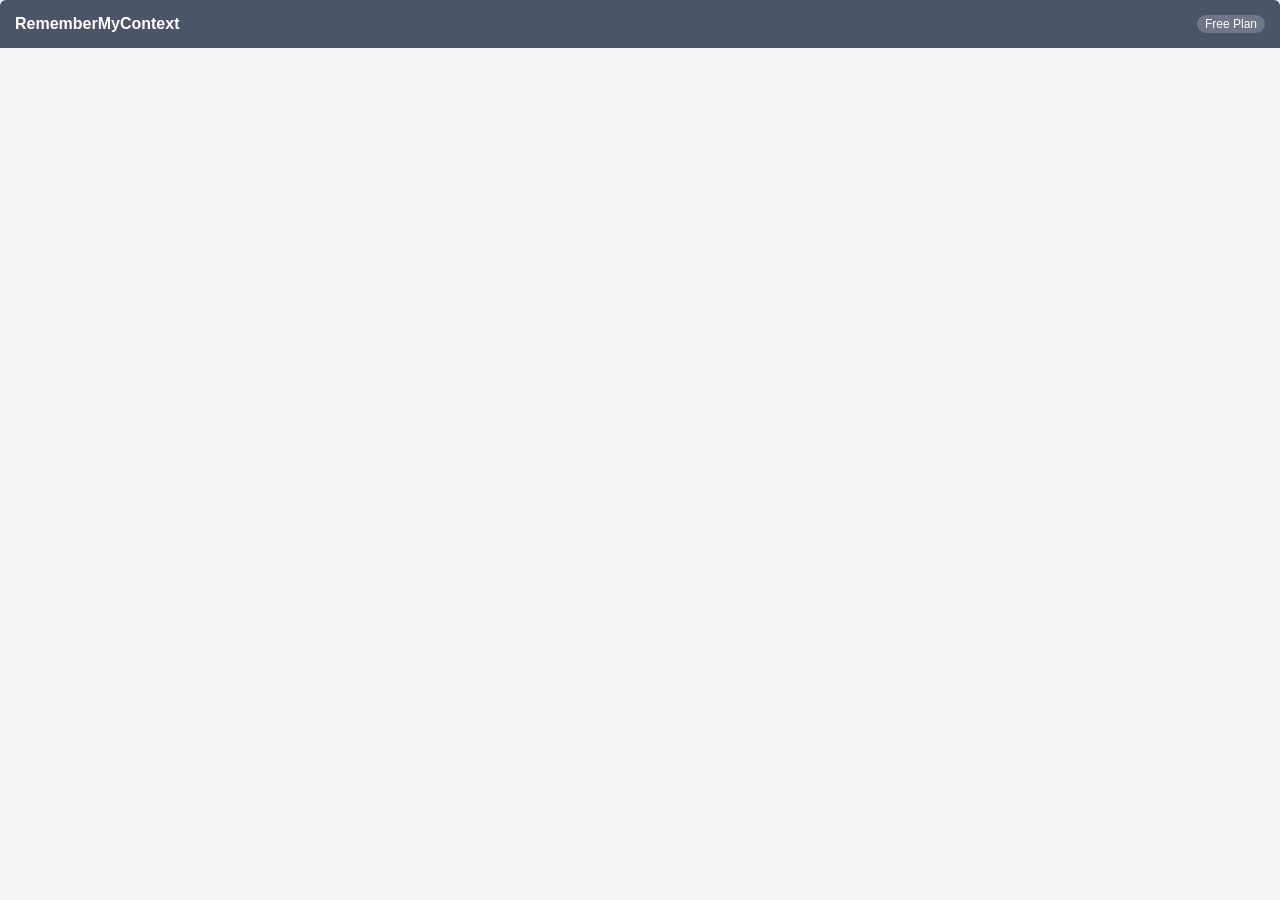
<file: extension/popup/index.html>
<!DOCTYPE html>
<html lang="en">
<head>
    <meta charset="UTF-8">
    <meta name="viewport" content="width=device-width, initial-scale=1.0">
    <title>RememberMyContext</title>
    <link rel="stylesheet" href="popup.css">
</head>
<body>
    <div class="popup-header">
        <h2>RememberMyContext</h2>
        <span id="plan-status" class="plan-status">Free Plan</span>
    </div>
    
    <div class="popup-body">
        <div id="welcome-screen" class="screen">
            <div style="text-align: center; padding: 20px 0;">
                <img src="../icons/icon128.png" alt="RememberMyContext Logo" style="width: 80px; height: 80px; margin: 0 auto 20px; display: block; border-radius: 8px;">
                <h3 style="margin-bottom: 15px;">Welcome to RememberMyContext</h3>
                <p style="color: #666; margin-bottom: 30px;">Never repeat your context across LLM apps again. Store once, use everywhere.</p>
                <button id="create-account-btn" class="btn btn-primary" style="width: 100%; margin-bottom: 10px;">Create Account</button>
                <button id="login-btn" class="btn btn-link" style="width: 100%;">Already have an account? Login</button>
            </div>
        </div>

        <div id="signup-screen" class="screen">
            <div class="form-group">
                <label>Email</label>
                <input type="email" id="signup-email" placeholder="your@email.com">
            </div>
            <div class="form-group">
                <label>Password</label>
                <input type="password" id="signup-password" placeholder="••••••••">
                <div class="info-box" style="font-size: 11px; margin-top: 5px; color: #666;">
                    <strong>Password Requirements:</strong><br>
                    • At least 8 characters long<br>
                    • Must contain at least one letter<br>
                    • Must contain at least one digit<br>
                    • Special characters are allowed
                </div>
            </div>
            <div class="form-group">
                <label>Confirm Password</label>
                <input type="password" id="signup-confirm" placeholder="••••••••">
            </div>
            <div class="info-box" style="font-size: 12px;">
                <strong>🔒 Your data is secure</strong><br>
                All context is encrypted at rest and in transit
            </div>
            <button id="signup-submit" class="btn btn-primary" style="width: 100%;">Create Account</button>
            <button id="signup-login-link" class="btn btn-link" style="width: 100%; margin-top: 10px;">Already have an account? Login</button>
        </div>

        <div id="login-screen" class="screen">
            <div class="form-group">
                <label>Email</label>
                <input type="email" id="login-email" placeholder="your@email.com">
            </div>
            <div class="form-group">
                <label>Password</label>
                <input type="password" id="login-password" placeholder="••••••••">
            </div>
            <button id="login-submit" class="btn btn-primary" style="width: 100%; margin-bottom: 10px;">Login</button>
            <button id="login-forgot-link" class="btn btn-link" style="width: 100%; font-size: 12px; margin-bottom: 5px;">Forgot Password?</button>
            <button id="login-signup-link" class="btn btn-link" style="width: 100%;">Create New Account</button>
        </div>

        <div id="main-screen" class="screen">
            <div style="display: flex; justify-content: space-between; align-items: center; margin-bottom: 15px;">
                <span style="font-size: 14px; color: #666;">Your Context Boxes</span>
                <button id="dashboard-btn" class="btn btn-link" style="font-size: 12px; padding: 5px 10px;">Dashboard</button>
            </div>
            
            <div id="context-boxes">
                <div class="context-box clickable" data-box="Career">
                    <div class="context-box-name">💼 Career</div>
                    <div class="context-box-meta">0 versions • Never used</div>
                </div>
                
                <div class="context-box clickable" data-box="Work">
                    <div class="context-box-name">🏢 Work</div>
                    <div class="context-box-meta">0 versions • Never used</div>
                </div>
                
                <div class="context-box clickable" data-box="Health">
                    <div class="context-box-name">🏥 Health</div>
                    <div class="context-box-meta">0 versions • Never used</div>
                </div>
                
                <div class="context-box clickable" data-box="Travel">
                    <div class="context-box-name">✈️ Travel</div>
                    <div class="context-box-meta">0 versions • Never used</div>
                </div>
                
                <div class="context-box clickable" data-box="Custom">
                    <div class="context-box-name">⚙️ Custom</div>
                    <div class="context-box-meta">0 versions • Empty</div>
                </div>
            </div>
            
            <div class="footer-links">
                <a href="#" id="feedback-link">Send Feedback</a> • 
                <a href="#" id="upgrade-link">Upgrade</a> • 
                <a href="#" id="settings-link">Settings</a> • 
                <a href="#" id="logout-link" style="color: #dc3545;">Logout</a>
            </div>
        </div>

        <div id="versions-screen" class="screen">
            <div class="popup-header">
                <h2 id="versions-box-name">💼 Career Context</h2>
            </div>
            <div class="popup-body">
                <div style="display: flex; justify-content: space-between; align-items: center; margin-bottom: 15px;">
                    <button id="versions-back-btn" class="btn btn-link" style="font-size: 12px; padding: 5px;">← Back</button>
                    <button id="edit-latest-btn" class="btn btn-primary" style="font-size: 12px; padding: 5px 15px;">Create</button>
                </div>
                
                <div id="versions-list">
                </div>
                
                <div class="info-box" style="margin-top: 15px; font-size: 11px;">
                    ℹ️ Older versions auto-delete after 30 days of inactivity
                </div>
            </div>
        </div>

        <div id="edit-screen" class="screen">
            <div class="popup-header">
                <h2 id="edit-box-name">Edit: 💼 Career</h2>
            </div>
            <div class="popup-body" style="display: flex; flex-direction: column; height: calc(100% - 51px); padding-bottom: 10px;">
                <div style="margin-bottom: 10px;">
                    <span style="font-size: 12px; color: #666;">Editing will create version v<span id="next-version">1</span></span>
                </div>
                <div class="form-group" style="flex: 1; margin-bottom: 10px;">
                    <textarea id="context-text" placeholder="Paste or type your context here..." style="height: 100%; min-height: 250px;"></textarea>
                </div>
                <div style="display: flex; gap: 10px;">
                    <button id="edit-cancel-btn" class="btn btn-secondary" style="flex: 1; background: #6c757d; color: white;">Cancel</button>
                    <button id="edit-save-btn" class="btn btn-success" style="flex: 1;">Save</button>
                </div>
            </div>
        </div>

        <div id="upgrade-screen" class="screen">
            <div class="popup-header" style="background: #4a5568; color: white; display: flex; align-items: center;">
                <button id="upgrade-back-btn" class="back-btn" style="background: rgba(255,255,255,0.2); border: none; color: white; width: 30px; height: 30px; border-radius: 4px; margin-right: 10px; cursor: pointer;">←</button>
                <h2 style="margin: 0; font-size: 16px; flex: 1;">Upgrade to Pro</h2>
            </div>
            <div class="popup-body" style="background: white;">
                <div style="margin-bottom: 25px;">
                    <div style="font-size: 14px; color: #666; margin-bottom: 8px;">Logged in as:</div>
                    <div style="font-weight: 600; color: #333; font-size: 16px;" id="upgrade-display-email">user@example.com</div>
                </div>

                <div style="text-align: center; margin-bottom: 20px;">
                    <div style="font-size: 48px; margin-bottom: 10px;">🚀</div>
                    <div style="font-size: 24px; font-weight: bold; margin-bottom: 10px;">Coming Soon!</div>
                    <p style="color: #666; font-size: 14px;">We're working on premium features. Let us know you're interested!</p>
                </div>

                <div style="background: #f8f9fa; padding: 15px; border-radius: 8px; margin-bottom: 20px; text-align: left;">
                    <strong style="display: block; margin-bottom: 10px;">Planned Pro Features:</strong>
                    <ul style="margin: 0; padding-left: 20px; color: #666;">
                        <li>Unlimited context boxes</li>
                        <li>Permanent version history</li>
                        <li>Team sharing capabilities</li>
                        <li>Advanced analytics</li>
                        <li>Priority support</li>
                    </ul>
                </div>

                <div class="form-group" style="display: none;">
                    <label>Your Email</label>
                    <input type="email" id="upgrade-email" style="width: 100%; padding: 10px; border: 2px solid #ddd; border-radius: 4px; font-size: 14px;">
                </div>

                <div class="form-group">
                    <label>What features interest you most? (Optional)</label>
                    <textarea id="upgrade-notes" placeholder="Let us know what you'd like to see..." style="min-height: 80px; width: 100%; padding: 10px; border: 2px solid #ddd; border-radius: 4px; font-size: 14px;"></textarea>
                </div>

                <button id="upgrade-submit-btn" class="btn btn-success" style="width: 100%; margin-bottom: 10px;">Express Interest</button>
                <button id="upgrade-maybe-later-btn" class="btn btn-link" style="width: 100%;">Maybe Later</button>
            </div>
        </div>

        <div id="onboarding-1-screen" class="screen">
            <div style="text-align: center; padding: 15px 0;">
                <div style="font-size: 11px; color: #666; margin-bottom: 8px;">Step 1 of 3</div>
                <h3 style="margin-bottom: 12px; font-size: 18px; font-weight: 600;">Open a Context Box</h3>
                <div style="width: 100%; max-width: 240px; margin: 0 auto 12px; border-radius: 8px; overflow: hidden; box-shadow: 0 2px 8px rgba(0,0,0,0.1); background: #fff;">
                    <img src="../images/step1.png" alt="Context boxes showing the 5 default boxes" style="width: 100%; height: auto; display: block;" />
                </div>
                <p style="color: #666; margin-bottom: 15px; line-height: 1.5; padding: 0 20px; font-size: 13px;">
                    Context boxes organize your information by category. Start by opening one of your default boxes.
                </p>
                <div style="display: flex; gap: 10px; padding: 0 20px;">
                    <button id="onboarding-1-skip" class="btn btn-secondary" style="flex: 1; background: #6c757d; color: white; padding: 8px;">Skip</button>
                    <button id="onboarding-1-next" class="btn btn-primary" style="flex: 1; padding: 8px;">Next</button>
                </div>
            </div>
        </div>

        <div id="onboarding-2-screen" class="screen">
            <div style="text-align: center; padding: 15px 0;">
                <div style="font-size: 11px; color: #666; margin-bottom: 8px;">Step 2 of 3</div>
                <h3 style="margin-bottom: 12px; font-size: 18px; font-weight: 600;">Add Your Context</h3>
                <div style="width: 100%; max-width: 240px; margin: 0 auto 12px; border-radius: 8px; overflow: hidden; box-shadow: 0 2px 8px rgba(0,0,0,0.1); background: #fff;">
                    <img src="../images/step2.png" alt="Context box with text input area" style="width: 100%; height: auto; display: block;" />
                </div>
                <p style="color: #666; margin-bottom: 15px; line-height: 1.5; padding: 0 20px; font-size: 13px;">
                    Build your context by filling the details from any existing documents or LLM apps. Saving it creates a version and a new version is created every time you save with new information.
                </p>
                <div style="display: flex; gap: 10px; padding: 0 20px;">
                    <button id="onboarding-2-back" class="btn btn-secondary" style="flex: 1; background: #6c757d; color: white; padding: 8px;">Back</button>
                    <button id="onboarding-2-skip" class="btn btn-secondary" style="flex: 1; background: #6c757d; color: white; padding: 8px;">Skip</button>
                    <button id="onboarding-2-next" class="btn btn-primary" style="flex: 1; padding: 8px;">Next</button>
                </div>
            </div>
        </div>

        <div id="onboarding-3-screen" class="screen">
            <div style="text-align: center; padding: 15px 0;">
                <div style="font-size: 11px; color: #666; margin-bottom: 8px;">Step 3 of 3</div>
                <h3 style="margin-bottom: 12px; font-size: 18px; font-weight: 600;">Use in Any LLM</h3>
                <div style="width: 100%; max-width: 240px; margin: 0 auto 12px; border-radius: 8px; overflow: hidden; box-shadow: 0 2px 8px rgba(0,0,0,0.1); background: #fff;">
                    <img src="../images/step3.png" alt="Context inserted in an LLM interface" style="width: 100%; height: auto; display: block;" />
                </div>
                <p style="color: #666; margin-bottom: 15px; line-height: 1.5; padding: 0 20px; font-size: 13px;">
                    Open ChatGPT, Claude or any LLM. Click the extension, select a context box version and insert the text directly or copy paste into your favorite LLM app. That's it!
                </p>
                <div style="display: flex; gap: 10px; padding: 0 20px;">
                    <button id="onboarding-3-back" class="btn btn-secondary" style="flex: 1; background: #6c757d; color: white; padding: 8px;">Back</button>
                    <button id="onboarding-3-skip" class="btn btn-secondary" style="flex: 1; background: #6c757d; color: white; padding: 8px;">Skip</button>
                    <button id="onboarding-3-complete" class="btn btn-success" style="flex: 1; padding: 8px;">Get Started</button>
                </div>
            </div>
        </div>

        <div id="email-verification-screen" class="screen">
            <div style="text-align: center; padding: 20px 0;">
                <div style="font-size: 48px; margin-bottom: 20px;">📧</div>
                <h3 style="margin-bottom: 15px;">Verify Your Email</h3>
                <p style="color: #666; margin-bottom: 20px; line-height: 1.6;">
                    We've sent a verification link to your email.<br>
                    Please check your inbox and click the link to verify.
                </p>
                <div class="info-box" style="margin-bottom: 20px;">
                    <strong>Didn't receive the email?</strong><br>
                    Check your spam folder or request a new verification link.
                </div>
                <button id="resend-verification-btn" class="btn btn-primary" style="width: 100%; margin-bottom: 10px; background: #007bff; color: white;">Resend Verification Email</button>
                <button id="verification-back-btn" class="btn btn-link" style="width: 100%;">Back to Login</button>
            </div>
        </div>

        <div id="forgot-password-screen" class="screen">
            <div class="popup-header">
                <button id="forgot-password-back-btn" class="back-btn">←</button>
                <h2>Reset Password</h2>
            </div>
            <div class="popup-body">
                <div style="text-align: center; margin-bottom: 20px;">
                    <div style="font-size: 48px; margin-bottom: 15px;">🔑</div>
                    <p style="color: #666; line-height: 1.6;">
                        Enter your email address and we'll send you<br>
                        a link to reset your password.
                    </p>
                </div>
                <div class="form-group">
                    <label>Email</label>
                    <input type="email" id="forgot-password-email" placeholder="your@email.com">
                </div>
                <button id="forgot-password-submit" class="btn btn-primary" style="width: 100%;">Send Reset Link</button>
                <div class="info-box" style="margin-top: 20px; font-size: 12px;">
                    <strong>Note:</strong> If an account exists with that email, a password reset link will be sent.
                </div>
            </div>
        </div>

        <div id="reset-password-screen" class="screen">
            <div class="popup-header">
                <h2>Set New Password</h2>
            </div>
            <div class="popup-body">
                <div class="form-group">
                    <label>New Password</label>
                    <input type="password" id="reset-password-new" placeholder="••••••••">
                </div>
                <div class="form-group">
                    <label>Confirm Password</label>
                    <input type="password" id="reset-password-confirm" placeholder="••••••••">
                </div>
                <div class="info-box" style="font-size: 12px; margin-bottom: 20px;">
                    <strong>Password Requirements:</strong><br>
                    • At least 8 characters long
                </div>
                <button id="reset-password-submit" class="btn btn-primary" style="width: 100%;">Reset Password</button>
            </div>
        </div>

        <div id="change-password-screen" class="screen">
            <div class="popup-header" style="background: #4a5568; color: white; display: flex; align-items: center;">
                <button id="change-password-back-btn" class="back-btn" style="background: rgba(255,255,255,0.2); border: none; color: white; width: 30px; height: 30px; border-radius: 4px; margin-right: 10px; cursor: pointer;">←</button>
                <h2 style="margin: 0; font-size: 16px; flex: 1;">Change Password</h2>
            </div>
            <div class="popup-body" style="background: white;">
                <div style="text-align: center; margin-bottom: 20px;">
                    <div style="font-size: 48px; margin-bottom: 15px;">🔒</div>
                    <p style="color: #666; line-height: 1.6;">
                        Enter your current password and choose a new one.
                    </p>
                </div>
                <div class="form-group">
                    <label>Current Password</label>
                    <input type="password" id="change-password-current" placeholder="Enter current password">
                </div>
                <div class="form-group">
                    <label>New Password</label>
                    <input type="password" id="change-password-new" placeholder="Enter new password">
                </div>
                <div class="form-group">
                    <label>Confirm New Password</label>
                    <input type="password" id="change-password-confirm" placeholder="Confirm new password">
                </div>
                <div class="info-box" style="font-size: 12px; margin-bottom: 20px;">
                    <strong>Password Requirements:</strong><br>
                    • At least 8 characters long<br>
                    • Must contain at least one letter<br>
                    • Must contain at least one digit
                </div>
                <button id="change-password-submit" class="btn btn-primary" style="width: 100%;">Change Password</button>
            </div>
        </div>

        <div id="settings-screen" class="screen">
            <div class="popup-header" style="background: #4a5568; color: white; display: flex; align-items: center;">
                <button id="settings-back-btn" class="back-btn" style="background: rgba(255,255,255,0.2); border: none; color: white; width: 30px; height: 30px; border-radius: 4px; margin-right: 10px; cursor: pointer;">←</button>
                <h2 style="margin: 0; font-size: 16px; flex: 1;">Account Settings</h2>
            </div>
            <div class="popup-body" style="background: white;">
                <div style="margin-bottom: 25px;">
                    <div style="font-size: 14px; color: #666; margin-bottom: 8px;">Logged in as:</div>
                    <div style="font-weight: 600; color: #333; font-size: 16px;" id="settings-email">user@example.com</div>
                </div>

                <div style="border-top: 1px solid #eee; padding-top: 20px; margin-bottom: 25px;">
                    <h4 style="margin-bottom: 15px; font-size: 16px; color: #333;">Account Management</h4>
                    <div style="margin-bottom: 15px;">
                        <button id="settings-logout-btn" class="btn btn-secondary" style="width: 100%; background: #007bff; color: white; padding: 12px; margin-bottom: 10px;">Logout</button>
                        <button id="settings-reset-password-btn" class="btn btn-link" style="width: 100%; padding: 12px; color: #007bff; text-decoration: underline; background: none; border: none;">Reset Password</button>
                    </div>
                </div>

                <div style="border-top: 1px solid #eee; padding-top: 20px;">
                    <h4 style="margin-bottom: 15px; font-size: 16px; color: #dc3545;">Danger Zone</h4>
                    <div style="background: #fff3cd; border-left: 4px solid #ffc107; padding: 15px; margin-bottom: 15px; border-radius: 4px;">
                        <strong style="display: block; margin-bottom: 5px; color: #856404;">⚠️ Delete Account</strong>
                        <span style="font-size: 13px; color: #856404;">This action cannot be undone. Your account and all data will be permanently deleted.</span>
                    </div>
                    <button id="delete-account-btn" class="btn" style="width: 100%; background: #dc3545; color: white; padding: 12px; border: none; border-radius: 4px; cursor: pointer; font-weight: 600;">Delete Account</button>
                </div>

                <div id="deletion-pending-info" style="display: none; margin-top: 20px; padding: 15px; background: #e7f3ff; border-radius: 4px; border-left: 4px solid #007bff;">
                    <strong>Account Deletion Pending</strong><br>
                    <span style="font-size: 12px;">Your account will be deleted in 7 days. You can cancel this action.</span>
                    <button id="cancel-deletion-btn" class="btn btn-primary" style="width: 100%; margin-top: 10px;">Cancel Deletion</button>
                </div>
            </div>
        </div>

        <div id="feedback-screen" class="screen">
            <div class="popup-header" style="background: #4a5568; color: white; display: flex; align-items: center;">
                <button id="feedback-back-btn" class="back-btn" style="background: rgba(255,255,255,0.2); border: none; color: white; width: 30px; height: 30px; border-radius: 4px; margin-right: 10px; cursor: pointer;">←</button>
                <h2 style="margin: 0; font-size: 16px; flex: 1;">Send Feedback</h2>
            </div>
            <div class="popup-body" style="background: white;">
                <p style="color: #666; margin-bottom: 20px; text-align: center;">Help us improve remembermycontext.com! Your feedback matters.</p>
                <div class="form-group">
                    <label>Feedback Type</label>
                    <select id="feedback-type" style="width: 100%; padding: 10px; border: 2px solid #ddd; border-radius: 4px; font-size: 14px;">
                        <option value="bug">Bug Report</option>
                        <option value="feature">Feature Request</option>
                        <option value="general">General Feedback</option>
                        <option value="compliment">Compliment</option>
                    </select>
                </div>
                <div class="form-group">
                    <label>Your Feedback</label>
                    <textarea id="feedback-message" placeholder="Tell us what you think..." style="min-height: 120px;"></textarea>
                </div>
                <div style="margin-bottom: 20px; padding: 10px; background: #f8f9fa; border-radius: 4px;">
                    <span style="font-size: 14px; color: #666;">📅 Want to discuss in detail? </span>
                    <a href="#" id="feedback-calendly-link" target="_blank" style="color: #007bff; text-decoration: none; font-weight: 600;">Book a 15-min call with us</a>
                </div>
                <button id="feedback-submit-btn" class="btn btn-primary" style="width: 100%; margin-bottom: 10px;">Submit Feedback</button>
                <button id="feedback-cancel-btn" class="btn btn-link" style="width: 100%;">Cancel</button>
            </div>
        </div>
    </div>

    <div id="toast" class="toast"></div>
    
    <script src="../config-shared.js"></script>
    <script src="constants.js"></script>
    <script src="config.js"></script>
    <script src="utils.js"></script>
    <script src="formatters.js"></script>
    <script src="popup.js"></script>
</body>
</html>
</file>
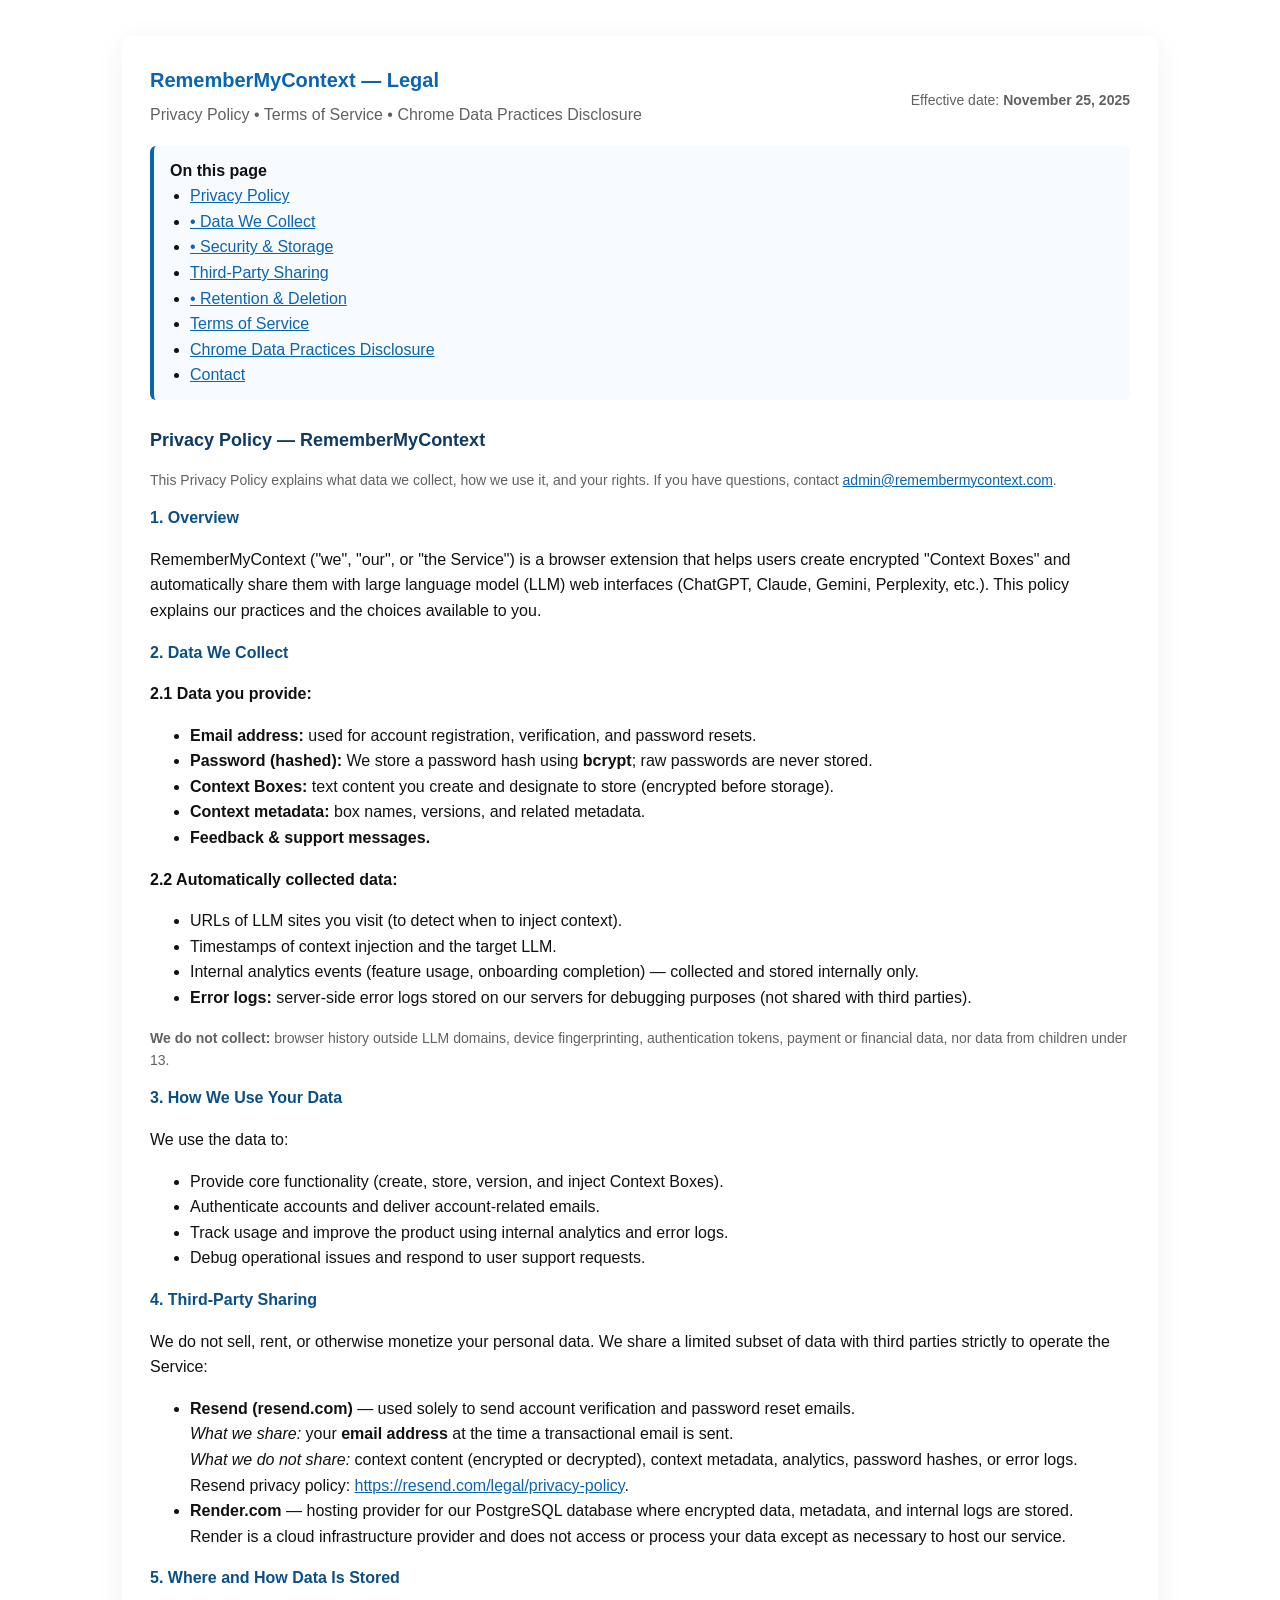
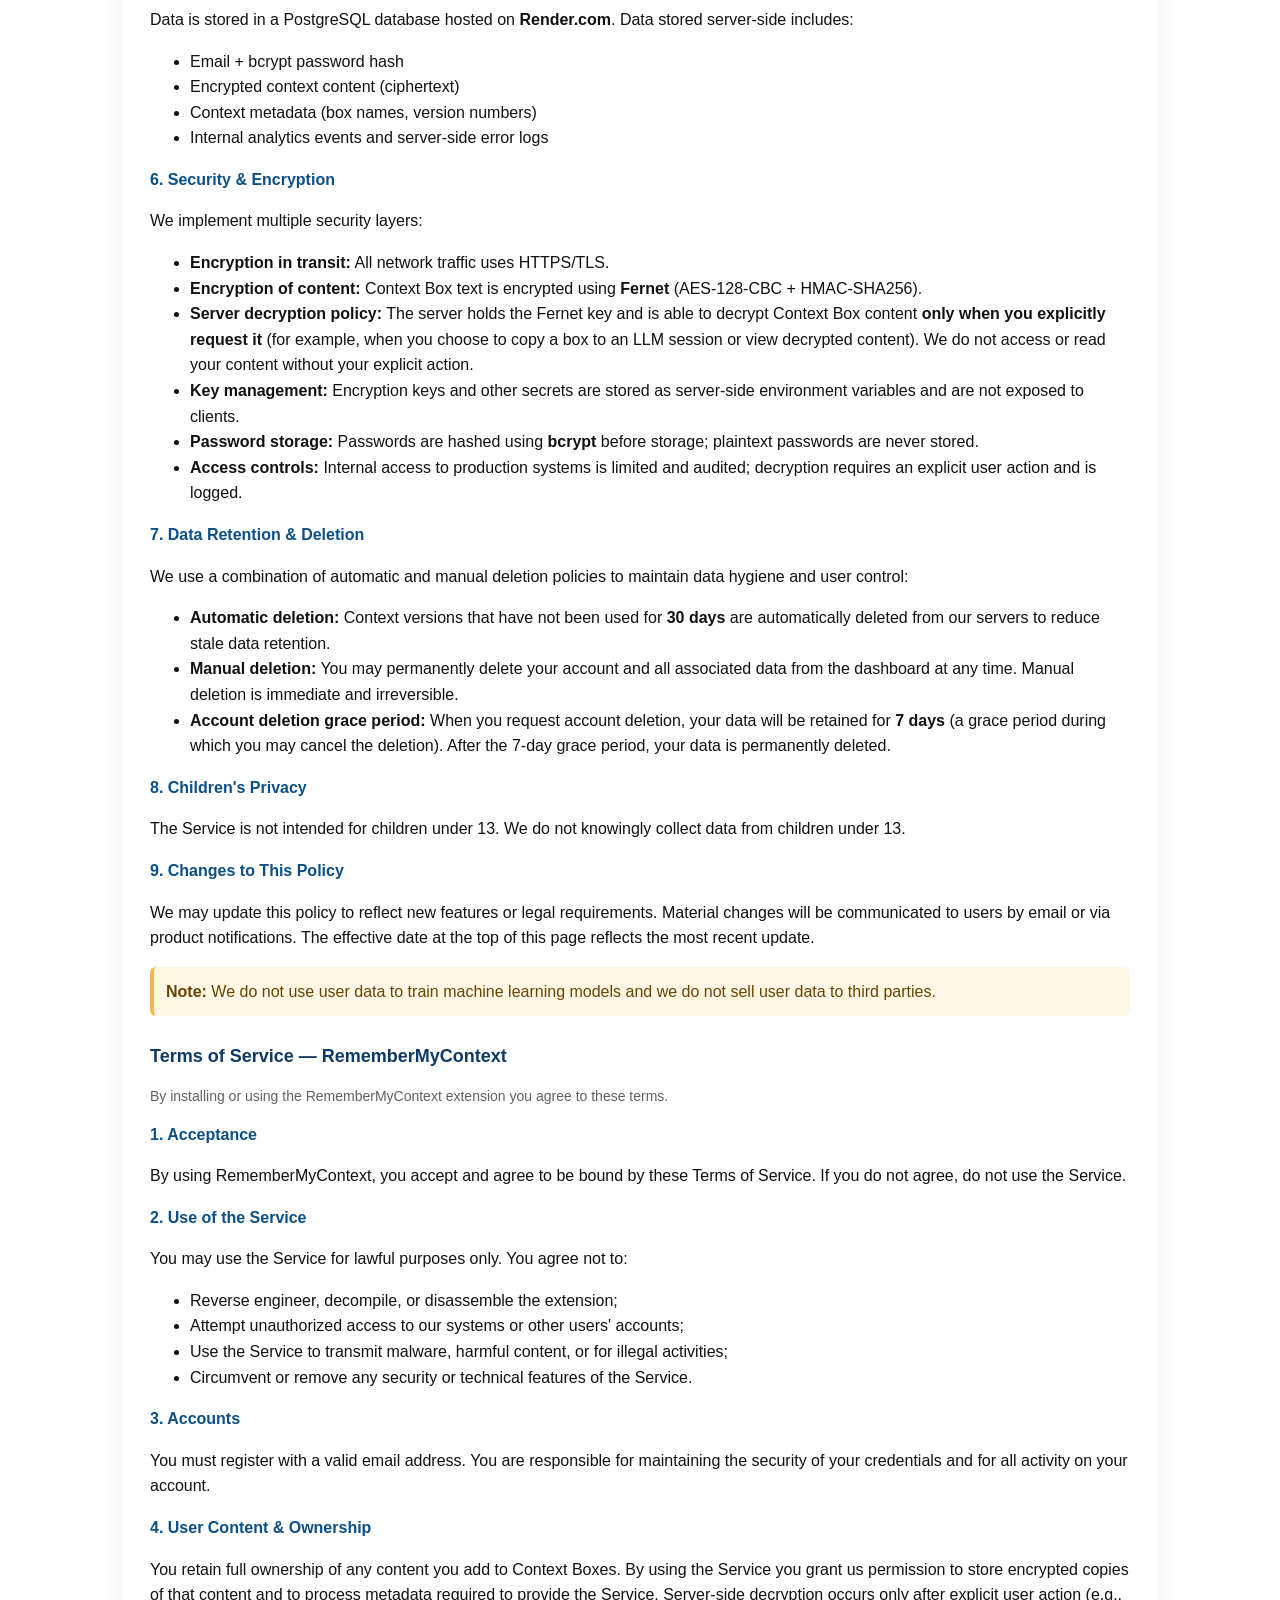
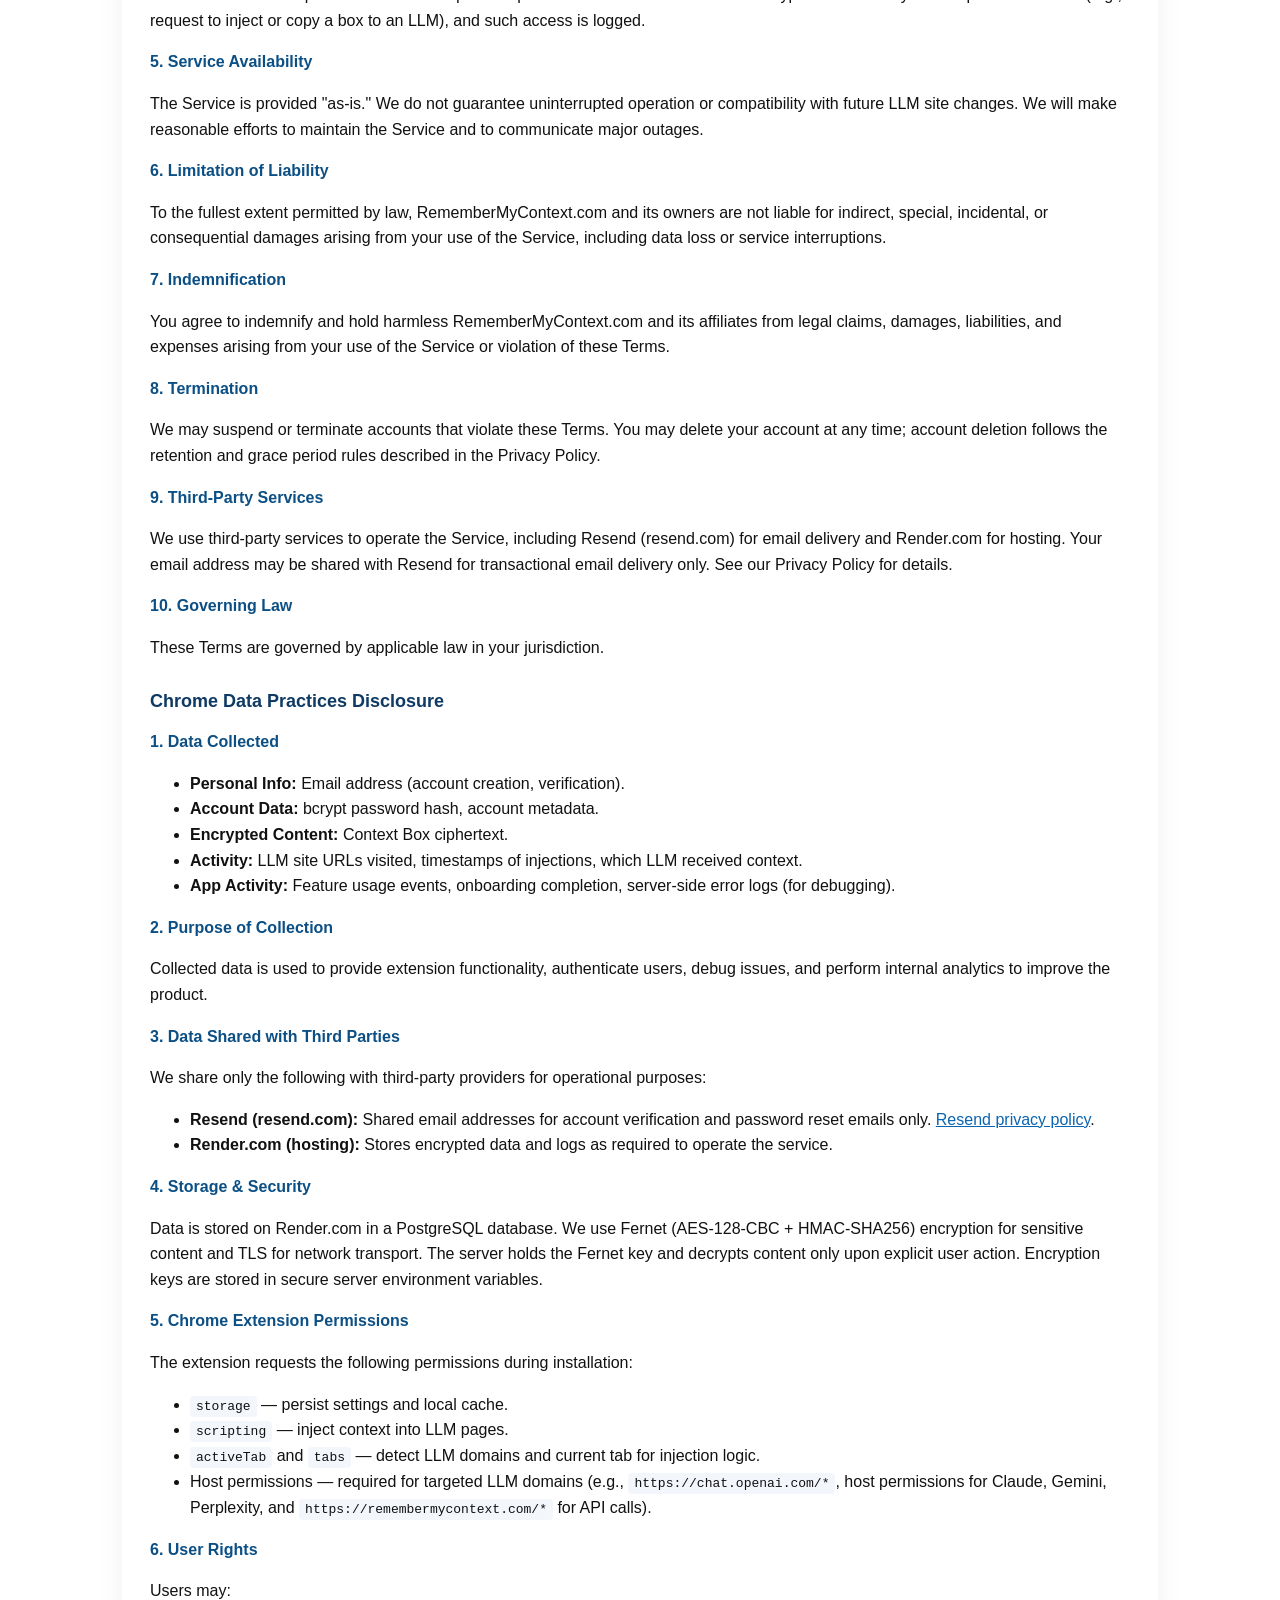
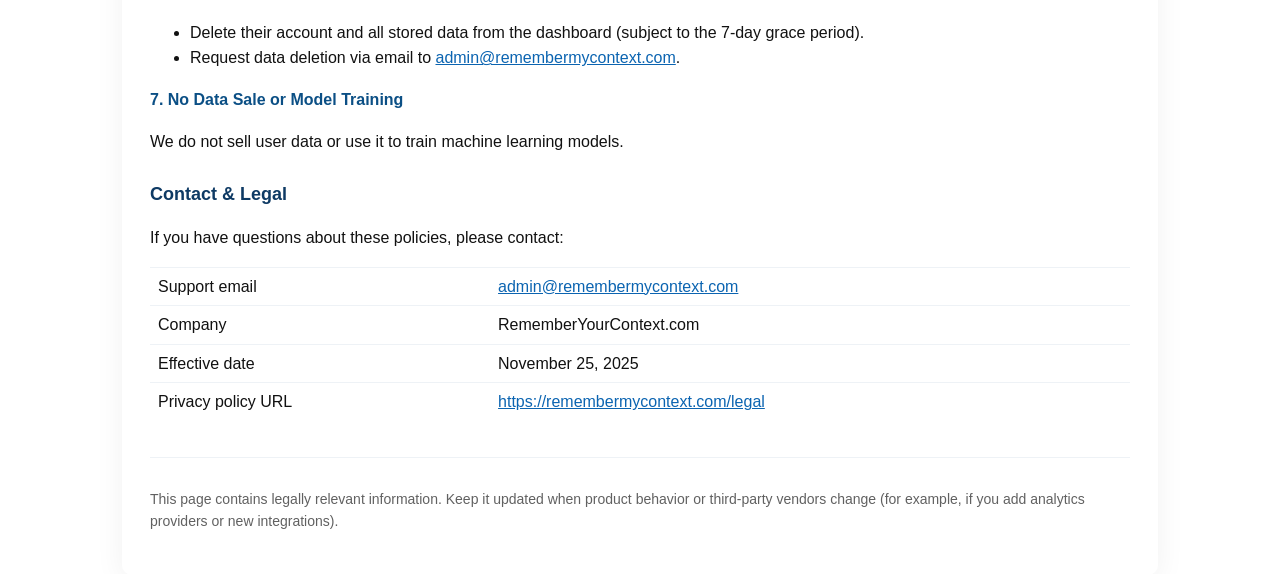
<file: src/homepage/legal.html>
<!doctype html>
<html lang="en">
<head>
  <meta charset="utf-8" />
  <meta name="viewport" content="width=device-width,initial-scale=1" />
  <title>RememberMyContext — Legal (Privacy Policy & Terms)</title>
  <style>
    :root{
      --bg:#ffffff; --muted:#616161; --accent:#0b64b1; --maxw:980px;
      --serif: "Georgia", "Times New Roman", serif; --sans: "Inter", "Helvetica Neue", Arial, sans-serif;
    }
    html,body{height:100%;margin:0;background:var(--bg);color:#111; font-family:var(--sans);line-height:1.6;}
    .wrap{max-width:var(--maxw);margin:36px auto;padding:28px;border-radius:10px;box-shadow:0 6px 30px rgba(12,20,30,0.06);}
    header{display:flex;align-items:center;gap:16px;margin-bottom:18px;}
    .brand{display:flex;flex-direction:column;}
    h1{margin:0;font-size:20px;color:var(--accent);}
    p.lead{margin:6px 0 0;color:var(--muted);}
    nav.toc{margin:18px 0;padding:12px 16px;background:#f7fbff;border-left:4px solid var(--accent);border-radius:6px;}
    nav.toc ul{margin:0;padding-left:20px;}
    section{margin-top:26px;}
    h2{font-size:18px;margin:18px 0 8px;color:#0e3a64;}
    h3{font-size:16px;margin:14px 0 6px;color:#0b4f85;}
    .muted{color:var(--muted);font-size:14px;}
    table.meta{width:100%;border-collapse:collapse;margin-top:8px;}
    table.meta td{padding:6px 8px;border-top:1px solid #eef2f6;}
    .footer{margin-top:36px;padding-top:16px;border-top:1px solid #eef2f6;color:var(--muted);font-size:13px;}
    a{color:var(--accent);text-decoration:underline;}
    .btn{display:inline-block;padding:10px 14px;background:var(--accent);color:#fff;border-radius:8px;text-decoration:none;}
    .note{background:#fff7e6;border-left:4px solid #ffb74d;padding:12px;border-radius:6px;color:#684400;margin:16px 0;}
    code{background:#f3f6fb;padding:3px 6px;border-radius:4px;font-family:monospace;}
  </style>
</head>
<body>
  <div class="wrap" role="main">
    <header>
      <div class="brand">
        <h1>RememberMyContext — Legal</h1>
        <p class="lead">Privacy Policy • Terms of Service • Chrome Data Practices Disclosure</p>
      </div>
      <div style="margin-left:auto;text-align:right">
        <div class="muted" style="margin-top:8px">Effective date: <strong>November 25, 2025</strong></div>
      </div>
    </header>
    <nav class="toc" aria-label="Table of contents">
      <strong>On this page</strong>
      <ul>
        <li><a href="#privacy">Privacy Policy</a></li>
        <li><a href="#privacy-data">• Data We Collect</a></li>
        <li><a href="#privacy-security">• Security & Storage</a></li>
        <li><a href="#third-party">Third-Party Sharing</a></li>
        <li><a href="#retention">• Retention & Deletion</a></li>
        <li><a href="#terms">Terms of Service</a></li>
        <li><a href="#chrome-disclosure">Chrome Data Practices Disclosure</a></li>
        <li><a href="#contact">Contact</a></li>
      </ul>
    </nav>
    <section id="privacy">
      <h2>Privacy Policy — RememberMyContext</h2>
      <p class="muted">This Privacy Policy explains what data we collect, how we use it, and your rights. If you have questions, contact <a href="mailto:admin@remembermycontext.com">admin@remembermycontext.com</a>.</p>
      <h3 id="privacy-overview">1. Overview</h3>
      <p>RememberMyContext ("we", "our", or "the Service") is a browser extension that helps users create encrypted "Context Boxes" and automatically share them with large language model (LLM) web interfaces (ChatGPT, Claude, Gemini, Perplexity, etc.). This policy explains our practices and the choices available to you.</p>
      <h3 id="privacy-data">2. Data We Collect</h3>
      <p><strong>2.1 Data you provide:</strong></p>
      <ul>
        <li><strong>Email address:</strong> used for account registration, verification, and password resets.</li>
        <li><strong>Password (hashed):</strong> We store a password hash using <strong>bcrypt</strong>; raw passwords are never stored.</li>
        <li><strong>Context Boxes:</strong> text content you create and designate to store (encrypted before storage).</li>
        <li><strong>Context metadata:</strong> box names, versions, and related metadata.</li>
        <li><strong>Feedback & support messages.</strong></li>
      </ul>
      <p><strong>2.2 Automatically collected data:</strong></p>
      <ul>
        <li>URLs of LLM sites you visit (to detect when to inject context).</li>
        <li>Timestamps of context injection and the target LLM.</li>
        <li>Internal analytics events (feature usage, onboarding completion) — collected and stored internally only.</li>
        <li><strong>Error logs:</strong> server-side error logs stored on our servers for debugging purposes (not shared with third parties).</li>
      </ul>
      <p class="muted"><strong>We do not collect:</strong> browser history outside LLM domains, device fingerprinting, authentication tokens, payment or financial data, nor data from children under 13.</p>
      <h3 id="privacy-use">3. How We Use Your Data</h3>
      <p>We use the data to:</p>
      <ul>
        <li>Provide core functionality (create, store, version, and inject Context Boxes).</li>
        <li>Authenticate accounts and deliver account-related emails.</li>
        <li>Track usage and improve the product using internal analytics and error logs.</li>
        <li>Debug operational issues and respond to user support requests.</li>
      </ul>
      <h3 id="third-party">4. Third-Party Sharing</h3>
      <p>We do not sell, rent, or otherwise monetize your personal data. We share a limited subset of data with third parties strictly to operate the Service:</p>
      <ul>
        <li>
          <strong>Resend (resend.com)</strong> — used solely to send account verification and password reset emails.<br/>
          <em>What we share:</em> your <strong>email address</strong> at the time a transactional email is sent.<br/>
          <em>What we do not share:</em> context content (encrypted or decrypted), context metadata, analytics, password hashes, or error logs.<br/>
          Resend privacy policy: <a href="https://resend.com/legal/privacy-policy" target="_blank" rel="noopener noreferrer">https://resend.com/legal/privacy-policy</a>.
        </li>
        <li>
          <strong>Render.com</strong> — hosting provider for our PostgreSQL database where encrypted data, metadata, and internal logs are stored. Render is a cloud infrastructure provider and does not access or process your data except as necessary to host our service.
        </li>
      </ul>
      <h3 id="privacy-storage">5. Where and How Data Is Stored</h3>
      <p>Data is stored in a PostgreSQL database hosted on <strong>Render.com</strong>. Data stored server-side includes:</p>
      <ul>
        <li>Email + bcrypt password hash</li>
        <li>Encrypted context content (ciphertext)</li>
        <li>Context metadata (box names, version numbers)</li>
        <li>Internal analytics events and server-side error logs</li>
      </ul>
      <h3 id="privacy-security">6. Security & Encryption</h3>
      <p>We implement multiple security layers:</p>
      <ul>
        <li><strong>Encryption in transit:</strong> All network traffic uses HTTPS/TLS.</li>
        <li><strong>Encryption of content:</strong> Context Box text is encrypted using <strong>Fernet</strong> (AES-128-CBC + HMAC-SHA256).</li>
        <li><strong>Server decryption policy:</strong> The server holds the Fernet key and is able to decrypt Context Box content <strong>only when you explicitly request it</strong> (for example, when you choose to copy a box to an LLM session or view decrypted content). We do not access or read your content without your explicit action.</li>
        <li><strong>Key management:</strong> Encryption keys and other secrets are stored as server-side environment variables and are not exposed to clients.</li>
        <li><strong>Password storage:</strong> Passwords are hashed using <strong>bcrypt</strong> before storage; plaintext passwords are never stored.</li>
        <li><strong>Access controls:</strong> Internal access to production systems is limited and audited; decryption requires an explicit user action and is logged.</li>
      </ul>
      <h3 id="retention">7. Data Retention & Deletion</h3>
      <p>We use a combination of automatic and manual deletion policies to maintain data hygiene and user control:</p>
      <ul>
        <li><strong>Automatic deletion:</strong> Context versions that have not been used for <strong>30 days</strong> are automatically deleted from our servers to reduce stale data retention.</li>
        <li><strong>Manual deletion:</strong> You may permanently delete your account and all associated data from the dashboard at any time. Manual deletion is immediate and irreversible.</li>
        <li><strong>Account deletion grace period:</strong> When you request account deletion, your data will be retained for <strong>7 days</strong> (a grace period during which you may cancel the deletion). After the 7-day grace period, your data is permanently deleted.</li>
      </ul>
      <h3 id="privacy-children">8. Children's Privacy</h3>
      <p>The Service is not intended for children under 13. We do not knowingly collect data from children under 13.</p>
      <h3 id="privacy-changes">9. Changes to This Policy</h3>
      <p>We may update this policy to reflect new features or legal requirements. Material changes will be communicated to users by email or via product notifications. The effective date at the top of this page reflects the most recent update.</p>
      <div class="note">
        <strong>Note:</strong> We do not use user data to train machine learning models and we do not sell user data to third parties.
      </div>
    </section>
    <section id="terms">
      <h2>Terms of Service — RememberMyContext</h2>
      <p class="muted">By installing or using the RememberMyContext extension you agree to these terms.</p>
      <h3 id="tos-acceptance">1. Acceptance</h3>
      <p>By using RememberMyContext, you accept and agree to be bound by these Terms of Service. If you do not agree, do not use the Service.</p>
      <h3 id="tos-use">2. Use of the Service</h3>
      <p>You may use the Service for lawful purposes only. You agree not to:</p>
      <ul>
        <li>Reverse engineer, decompile, or disassemble the extension;</li>
        <li>Attempt unauthorized access to our systems or other users' accounts;</li>
        <li>Use the Service to transmit malware, harmful content, or for illegal activities;</li>
        <li>Circumvent or remove any security or technical features of the Service.</li>
      </ul>
      <h3 id="tos-account">3. Accounts</h3>
      <p>You must register with a valid email address. You are responsible for maintaining the security of your credentials and for all activity on your account.</p>
      <h3 id="tos-content">4. User Content & Ownership</h3>
      <p>You retain full ownership of any content you add to Context Boxes. By using the Service you grant us permission to store encrypted copies of that content and to process metadata required to provide the Service. Server-side decryption occurs only after explicit user action (e.g., request to inject or copy a box to an LLM), and such access is logged.</p>
      <h3 id="tos-availability">5. Service Availability</h3>
      <p>The Service is provided "as-is." We do not guarantee uninterrupted operation or compatibility with future LLM site changes. We will make reasonable efforts to maintain the Service and to communicate major outages.</p>
      <h3 id="tos-liability">6. Limitation of Liability</h3>
      <p>To the fullest extent permitted by law, RememberMyContext.com and its owners are not liable for indirect, special, incidental, or consequential damages arising from your use of the Service, including data loss or service interruptions.</p>
      <h3 id="tos-indemnity">7. Indemnification</h3>
      <p>You agree to indemnify and hold harmless RememberMyContext.com and its affiliates from legal claims, damages, liabilities, and expenses arising from your use of the Service or violation of these Terms.</p>
      <h3 id="tos-termination">8. Termination</h3>
      <p>We may suspend or terminate accounts that violate these Terms. You may delete your account at any time; account deletion follows the retention and grace period rules described in the Privacy Policy.</p>
      <h3 id="tos-thirdparty">9. Third-Party Services</h3>
      <p>We use third-party services to operate the Service, including Resend (resend.com) for email delivery and Render.com for hosting. Your email address may be shared with Resend for transactional email delivery only. See our Privacy Policy for details.</p>
      <h3 id="tos-governing">10. Governing Law</h3>
      <p>These Terms are governed by applicable law in your jurisdiction.</p>
    </section>
    <section id="chrome-disclosure">
      <h2>Chrome Data Practices Disclosure</h2>
      <h3 id="chrome-collected">1. Data Collected</h3>
      <ul>
        <li><strong>Personal Info:</strong> Email address (account creation, verification).</li>
        <li><strong>Account Data:</strong> bcrypt password hash, account metadata.</li>
        <li><strong>Encrypted Content:</strong> Context Box ciphertext.</li>
        <li><strong>Activity:</strong> LLM site URLs visited, timestamps of injections, which LLM received context.</li>
        <li><strong>App Activity:</strong> Feature usage events, onboarding completion, server-side error logs (for debugging).</li>
      </ul>
      <h3 id="chrome-purpose">2. Purpose of Collection</h3>
      <p>Collected data is used to provide extension functionality, authenticate users, debug issues, and perform internal analytics to improve the product.</p>
      <h3 id="chrome-thirdparty">3. Data Shared with Third Parties</h3>
      <p>We share only the following with third-party providers for operational purposes:</p>
      <ul>
        <li><strong>Resend (resend.com):</strong> Shared email addresses for account verification and password reset emails only. <a href="https://resend.com/legal/privacy-policy" target="_blank" rel="noopener noreferrer">Resend privacy policy</a>.</li>
        <li><strong>Render.com (hosting):</strong> Stores encrypted data and logs as required to operate the service.</li>
      </ul>
      <h3 id="chrome-storage-security">4. Storage & Security</h3>
      <p>Data is stored on Render.com in a PostgreSQL database. We use Fernet (AES-128-CBC + HMAC-SHA256) encryption for sensitive content and TLS for network transport. The server holds the Fernet key and decrypts content only upon explicit user action. Encryption keys are stored in secure server environment variables.</p>
      <h3 id="chrome-permissions">5. Chrome Extension Permissions</h3>
      <p>The extension requests the following permissions during installation:</p>
      <ul>
        <li><code>storage</code> — persist settings and local cache.</li>
        <li><code>scripting</code> — inject context into LLM pages.</li>
        <li><code>activeTab</code> and <code>tabs</code> — detect LLM domains and current tab for injection logic.</li>
        <li>Host permissions — required for targeted LLM domains (e.g., <code>https://chat.openai.com/*</code>, host permissions for Claude, Gemini, Perplexity, and <code>https://remembermycontext.com/*</code> for API calls).</li>
      </ul>
      <h3 id="chrome-rights">6. User Rights</h3>
      <p>Users may:</p>
      <ul>
        <li>Delete their account and all stored data from the dashboard (subject to the 7-day grace period).</li>
        <li>Request data deletion via email to <a href="mailto:admin@remembermycontext.com">admin@remembermycontext.com</a>.</li>
      </ul>
      <h3 id="chrome-nodata">7. No Data Sale or Model Training</h3>
      <p>We do not sell user data or use it to train machine learning models.</p>
    </section>
    <section id="contact">
      <h2>Contact & Legal</h2>
      <p>If you have questions about these policies, please contact:</p>
      <table class="meta" role="table" aria-label="Contact details">
        <tr><td>Support email</td><td><a href="mailto:admin@remembermycontext.com">admin@remembermycontext.com</a></td></tr>
        <tr><td>Company</td><td>RememberYourContext.com</td></tr>
        <tr><td>Effective date</td><td>November 25, 2025</tr>
        <tr><td>Privacy policy URL</td><td><a href="/legal">https://remembermycontext.com/legal</a></td></tr>
      </table>
      <div class="footer">
        <p class="muted">This page contains legally relevant information. Keep it updated when product behavior or third-party vendors change (for example, if you add analytics providers or new integrations).</p>
      </div>
    </section>
  </div>
</body>
</html>
</file>
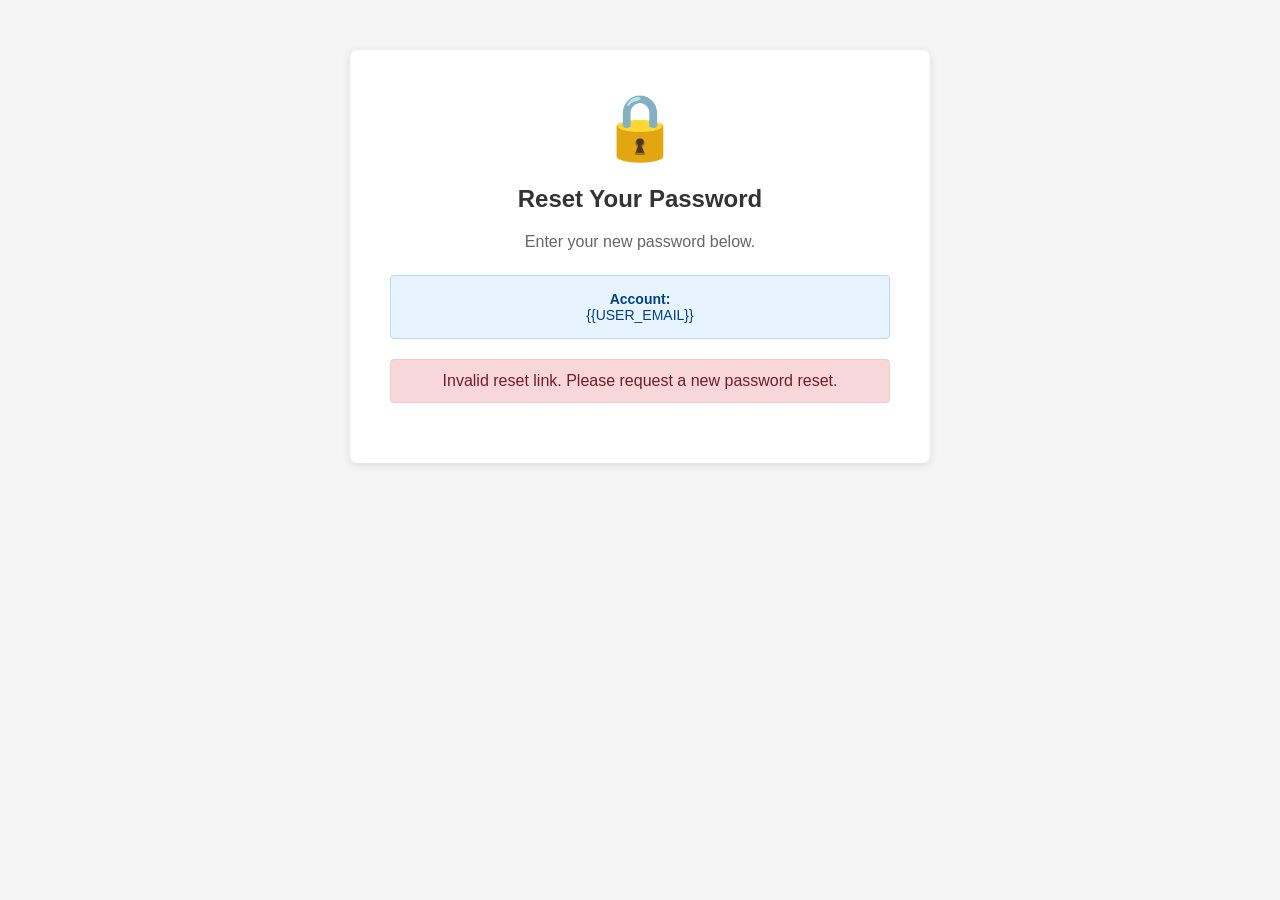
<file: src/templates/reset_password.html>
<!DOCTYPE html>
<html lang="en">
<head>
    <meta charset="utf-8">
    <meta name="viewport" content="width=device-width, initial-scale=1.0">
    <title>Reset Password - RememberMyContext</title>
    <style>
        body {
            font-family: -apple-system, BlinkMacSystemFont, 'Segoe UI', Arial, sans-serif;
            text-align: center;
            padding: 50px 20px;
            background: #f5f5f5;
            margin: 0;
        }
        .container {
            max-width: 500px;
            margin: 0 auto;
            background: white;
            padding: 40px;
            border-radius: 8px;
            box-shadow: 0 2px 10px rgba(0,0,0,0.1);
        }
        .lock-icon {
            font-size: 64px;
            margin-bottom: 20px;
        }
        h1 {
            color: #333;
            margin-bottom: 15px;
            font-size: 24px;
        }
        p {
            color: #666;
            line-height: 1.6;
            margin-bottom: 15px;
        }
        .form-group {
            text-align: left;
            margin-bottom: 20px;
        }
        .form-group label {
            display: block;
            margin-bottom: 8px;
            color: #333;
            font-weight: 500;
        }
        .form-group input {
            width: 100%;
            padding: 12px;
            border: 1px solid #ddd;
            border-radius: 4px;
            font-size: 14px;
            box-sizing: border-box;
        }
        .form-group input:focus {
            outline: none;
            border-color: #007bff;
        }
        .btn {
            display: inline-block;
            padding: 12px 24px;
            background: #007bff;
            color: white;
            text-decoration: none;
            border-radius: 4px;
            margin-top: 10px;
            border: none;
            cursor: pointer;
            font-size: 14px;
            font-weight: 500;
            width: 100%;
            transition: background 0.2s;
        }
        .btn:hover {
            background: #0056b3;
        }
        .btn:disabled {
            background: #6c757d;
            cursor: not-allowed;
        }
        .error-message {
            background: #f8d7da;
            border: 1px solid #f5c6cb;
            border-radius: 4px;
            padding: 12px;
            margin-bottom: 20px;
            color: #721c24;
            display: none;
        }
        .success-message {
            background: #d4edda;
            border: 1px solid #c3e6cb;
            border-radius: 4px;
            padding: 12px;
            margin-bottom: 20px;
            color: #155724;
            display: none;
        }
        .info-box {
            background: #e7f3ff;
            border: 1px solid #b3d9ff;
            border-radius: 4px;
            padding: 15px;
            margin: 20px 0;
            color: #004085;
            font-size: 14px;
        }
    </style>
</head>
<body>
    <div class="container">
        <div class="lock-icon">🔒</div>
        <h1>Reset Your Password</h1>
        <p>Enter your new password below.</p>
        
        <div class="info-box" style="margin-bottom: 20px;">
            <strong>Account:</strong><br>
            <span id="user-email">{{USER_EMAIL}}</span>
        </div>
        
        <div class="error-message" id="error-message"></div>
        <div class="success-message" id="success-message"></div>
        
        <form id="reset-form">
            <div class="form-group">
                <label for="new-password">New Password</label>
                <input type="password" id="new-password" placeholder="Enter new password" required minlength="8">
            </div>
            <div class="form-group">
                <label for="confirm-password">Confirm Password</label>
                <input type="password" id="confirm-password" placeholder="Confirm new password" required minlength="8">
            </div>
            <div class="info-box">
                <strong>Password Requirements:</strong><br>
                Must be at least 8 characters long
            </div>
            <button type="submit" class="btn" id="submit-btn">Reset Password</button>
        </form>
    </div>
    <script>
        const urlParams = new URLSearchParams(window.location.search);
        const token = urlParams.get('token');
        
        if (!token) {
            document.getElementById('error-message').textContent = 'Invalid reset link. Please request a new password reset.';
            document.getElementById('error-message').style.display = 'block';
            document.getElementById('reset-form').style.display = 'none';
        }
        
        document.getElementById('reset-form').addEventListener('submit', async (e) => {
            e.preventDefault();
            
            const newPassword = document.getElementById('new-password').value;
            const confirmPassword = document.getElementById('confirm-password').value;
            const submitBtn = document.getElementById('submit-btn');
            const errorMsg = document.getElementById('error-message');
            const successMsg = document.getElementById('success-message');
            
            errorMsg.style.display = 'none';
            successMsg.style.display = 'none';
            
            if (newPassword.length < 8) {
                errorMsg.textContent = 'Password must be at least 8 characters long.';
                errorMsg.style.display = 'block';
                return;
            }
            
            if (newPassword !== confirmPassword) {
                errorMsg.textContent = 'Passwords do not match.';
                errorMsg.style.display = 'block';
                return;
            }
            
            submitBtn.disabled = true;
            submitBtn.textContent = 'Resetting...';
            
            try {
                const apiBase = window.location.origin;
                const response = await fetch(`${apiBase}/api/v1/auth/reset-password`, {
                    method: 'POST',
                    headers: {
                        'Content-Type': 'application/json'
                    },
                    body: JSON.stringify({
                        token: token,
                        new_password: newPassword
                    })
                });
                
                const data = await response.json();
                
                if (response.ok) {
                    successMsg.textContent = 'Password reset successfully! You can now log in with your new password.';
                    successMsg.style.display = 'block';
                    document.getElementById('reset-form').style.display = 'none';
                    
                    setTimeout(() => {
                        window.close();
                    }, 3000);
                } else {
                    const errorText = data.detail?.message || data.message || 'Failed to reset password.';
                    errorMsg.textContent = errorText;
                    errorMsg.style.display = 'block';
                    submitBtn.disabled = false;
                    submitBtn.textContent = 'Reset Password';
                }
            } catch (error) {
                errorMsg.textContent = 'Network error. Please try again.';
                errorMsg.style.display = 'block';
                submitBtn.disabled = false;
                submitBtn.textContent = 'Reset Password';
            }
        });
    </script>
</body>
</html>
</file>
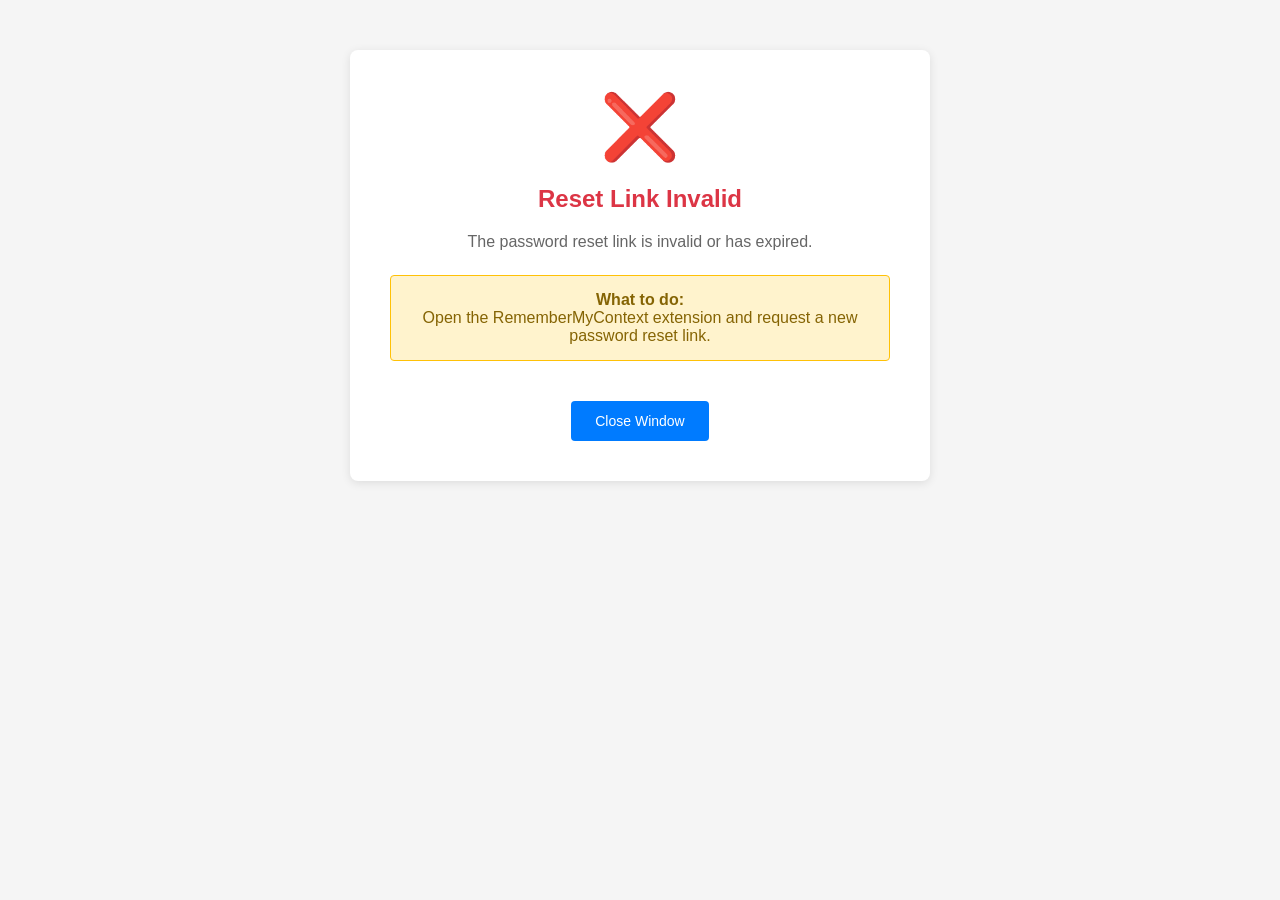
<file: src/templates/reset_password_invalid.html>
<!DOCTYPE html>
<html lang="en">
<head>
    <meta charset="utf-8">
    <meta name="viewport" content="width=device-width, initial-scale=1.0">
    <title>Reset Password Failed - RememberMyContext</title>
    <style>
        body {
            font-family: -apple-system, BlinkMacSystemFont, 'Segoe UI', Arial, sans-serif;
            text-align: center;
            padding: 50px 20px;
            background: #f5f5f5;
            margin: 0;
        }
        .container {
            max-width: 500px;
            margin: 0 auto;
            background: white;
            padding: 40px;
            border-radius: 8px;
            box-shadow: 0 2px 10px rgba(0,0,0,0.1);
        }
        .error-icon {
            font-size: 64px;
            margin-bottom: 20px;
        }
        h1 {
            color: #dc3545;
            margin-bottom: 15px;
            font-size: 24px;
        }
        p {
            color: #666;
            line-height: 1.6;
            margin-bottom: 10px;
        }
        .btn {
            display: inline-block;
            padding: 12px 24px;
            background: #007bff;
            color: white;
            text-decoration: none;
            border-radius: 4px;
            margin-top: 20px;
            border: none;
            cursor: pointer;
            font-size: 14px;
            font-weight: 500;
            transition: background 0.2s;
        }
        .btn:hover {
            background: #0056b3;
        }
        .info-box {
            background: #fff3cd;
            border: 1px solid #ffc107;
            border-radius: 4px;
            padding: 15px;
            margin: 20px 0;
            color: #856404;
        }
    </style>
</head>
<body>
    <div class="container">
        <div class="error-icon">❌</div>
        <h1>Reset Link Invalid</h1>
        <p>The password reset link is invalid or has expired.</p>
        <div class="info-box">
            <strong>What to do:</strong><br>
            Open the RememberMyContext extension and request a new password reset link.
        </div>
        <button onclick="window.close()" class="btn">Close Window</button>
    </div>
</body>
</html>
</file>
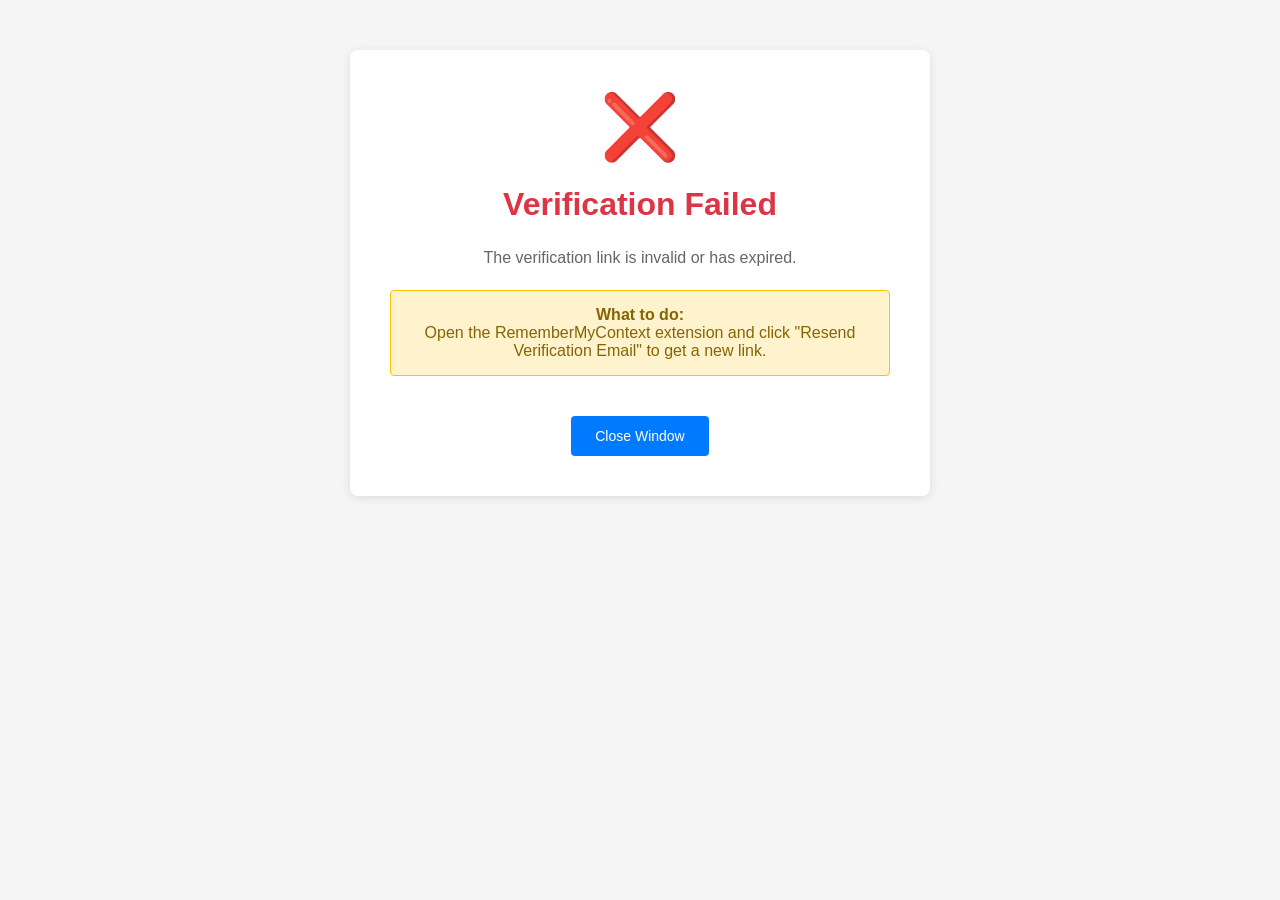
<file: src/templates/verification_failed.html>
<!DOCTYPE html>
<html lang="en">
<head>
    <meta charset="utf-8">
    <meta name="viewport" content="width=device-width, initial-scale=1.0">
    <title>Email Verification Failed - RememberMyContext</title>
    <style>
        body {
            font-family: -apple-system, BlinkMacSystemFont, 'Segoe UI', Arial, sans-serif;
            text-align: center;
            padding: 50px 20px;
            background: #f5f5f5;
            margin: 0;
        }
        .container {
            max-width: 500px;
            margin: 0 auto;
            background: white;
            padding: 40px;
            border-radius: 8px;
            box-shadow: 0 2px 10px rgba(0,0,0,0.1);
        }
        h1 {
            color: #dc3545;
        }
        p {
            color: #666;
            line-height: 1.6;
        }
        .btn {
            display: inline-block;
            padding: 12px 24px;
            background: #007bff;
            color: white;
            text-decoration: none;
            border-radius: 4px;
            margin-top: 20px;
            border: none;
            cursor: pointer;
            font-size: 14px;
            font-weight: 500;
            transition: background 0.2s;
        }
        .btn:hover {
            background: #0056b3;
        }
        .info-box {
            background: #fff3cd;
            border: 1px solid #ffc107;
            border-radius: 4px;
            padding: 15px;
            margin: 20px 0;
            color: #856404;
        }
    </style>
</head>
<body>
    <div class="container">
        <div style="font-size: 64px; margin-bottom: 20px;">❌</div>
        <h1>Verification Failed</h1>
        <p>The verification link is invalid or has expired.</p>
        <div class="info-box">
            <strong>What to do:</strong><br>
            Open the RememberMyContext extension and click "Resend Verification Email" to get a new link.
        </div>
        <button onclick="window.close()" class="btn">Close Window</button>
    </div>
</body>
</html>
</file>
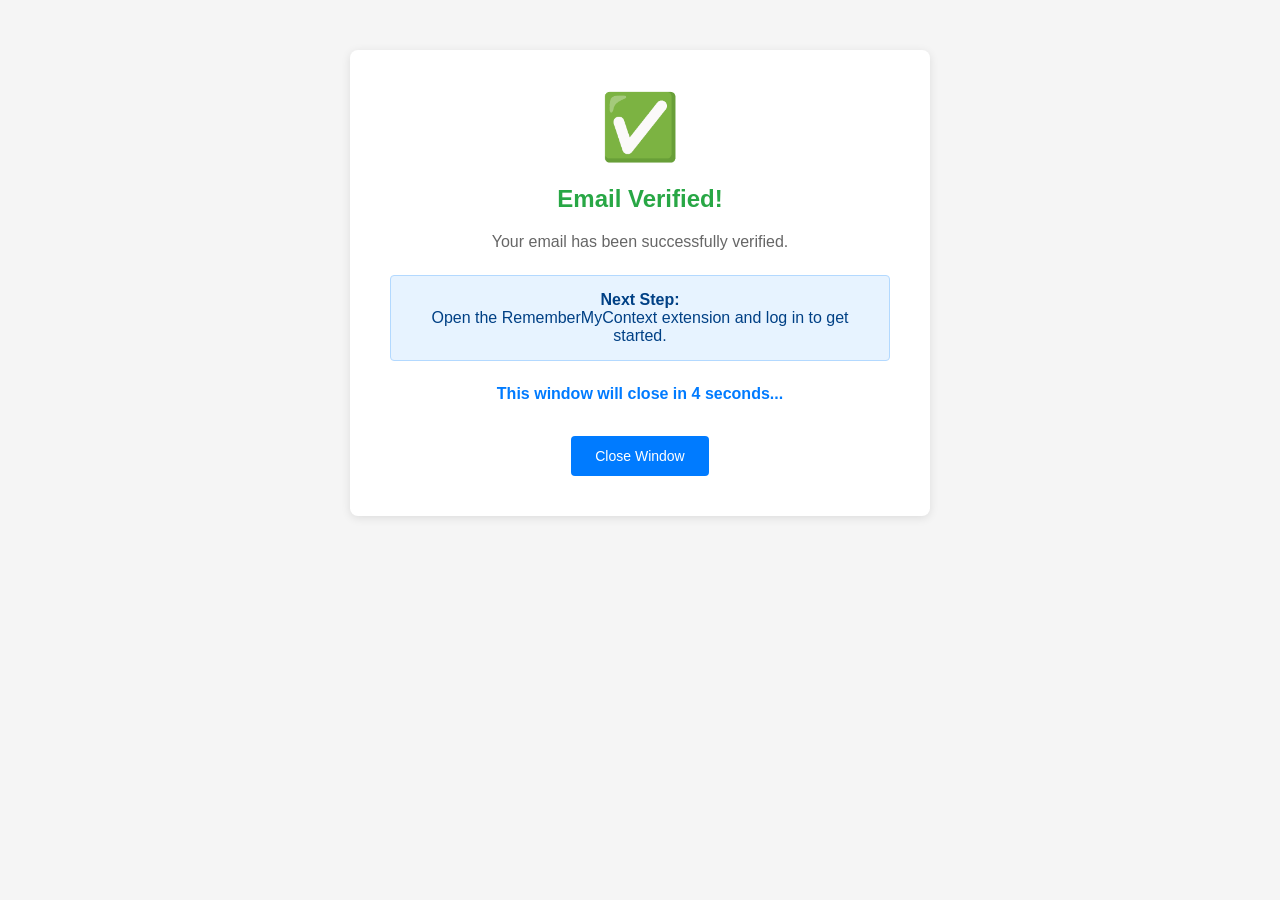
<file: src/templates/verification_success.html>
<!DOCTYPE html>
<html lang="en">
<head>
    <meta charset="utf-8">
    <meta name="viewport" content="width=device-width, initial-scale=1.0">
    <title>Email Verified - RememberMyContext</title>
    <style>
        body {
            font-family: -apple-system, BlinkMacSystemFont, 'Segoe UI', Arial, sans-serif;
            text-align: center;
            padding: 50px 20px;
            background: #f5f5f5;
            margin: 0;
        }
        .container {
            max-width: 500px;
            margin: 0 auto;
            background: white;
            padding: 40px;
            border-radius: 8px;
            box-shadow: 0 2px 10px rgba(0,0,0,0.1);
        }
        .success-icon {
            font-size: 64px;
            margin-bottom: 20px;
        }
        h1 {
            color: #28a745;
            margin-bottom: 15px;
            font-size: 24px;
        }
        p {
            color: #666;
            line-height: 1.6;
            margin-bottom: 10px;
        }
        .btn {
            display: inline-block;
            padding: 12px 24px;
            background: #007bff;
            color: white;
            text-decoration: none;
            border-radius: 4px;
            margin-top: 20px;
            border: none;
            cursor: pointer;
            font-size: 14px;
            font-weight: 500;
            transition: background 0.2s;
        }
        .btn:hover {
            background: #0056b3;
        }
        .info-box {
            background: #e7f3ff;
            border: 1px solid #b3d9ff;
            border-radius: 4px;
            padding: 15px;
            margin: 20px 0;
            color: #004085;
        }
        .countdown {
            color: #007bff;
            font-weight: 600;
            margin-top: 15px;
        }
    </style>
</head>
<body>
    <div class="container">
        <div class="success-icon">✅</div>
        <h1>Email Verified!</h1>
        <p>Your email has been successfully verified.</p>
        <div class="info-box">
            <strong>Next Step:</strong><br>
            Open the RememberMyContext extension and log in to get started.
        </div>
        <p class="countdown" id="countdown">This window will close in <span id="seconds">5</span> seconds...</p>
        <button onclick="window.close()" class="btn">Close Window</button>
    </div>
    <script>
        let seconds = 5;
        const countdownEl = document.getElementById('seconds');
        const countdownContainer = document.getElementById('countdown');
        
        const timer = setInterval(() => {
            seconds--;
            if (seconds > 0) {
                countdownEl.textContent = seconds;
            } else {
                clearInterval(timer);
                countdownContainer.style.display = 'none';
                try {
                    window.close();
                } catch (e) {
                    countdownContainer.textContent = 'You can close this window now.';
                }
            }
        }, 1000);
    </script>
</body>
</html>
</file>
<file: extension/popup/popup.css>
* {
    margin: 0;
    padding: 0;
    box-sizing: border-box;
}

html, body {
    font-family: -apple-system, BlinkMacSystemFont, 'Segoe UI', Arial, sans-serif;
    background: #f5f5f5;
    width: 100%;
    min-width: 350px;
    max-width: 100%;
    min-height: 100vh;
    margin: 0;
    padding: 0;
    overflow-x: hidden;
}

body {
    display: flex;
    flex-direction: column;
}

.popup-header {
    background: #4a5568;
    color: white;
    padding: 15px;
    border-radius: 6px 6px 0 0;
    display: flex;
    justify-content: space-between;
    align-items: center;
}

.popup-header h2 {
    font-size: 16px;
}

.plan-status {
    font-size: 12px;
    background: rgba(255, 255, 255, 0.2);
    padding: 2px 8px;
    border-radius: 12px;
}

.popup-body {
    padding: 20px;
    flex: 1;
    overflow-y: auto;
    width: 100%;
    box-sizing: border-box;
}

.screen {
    display: none;
}

.screen.active {
    display: block;
}

.context-box {
    border: 2px dashed #ddd;
    padding: 15px;
    margin-bottom: 12px;
    border-radius: 4px;
    cursor: pointer;
    background: #fafafa;
}

.context-box:hover {
    background: #f0f0f0;
    border-color: #999;
}

.context-box-name {
    font-weight: 600;
    margin-bottom: 5px;
    color: #333;
}

.context-box-meta {
    font-size: 12px;
    color: #666;
}

.btn {
    padding: 10px 20px;
    border: none;
    border-radius: 4px;
    cursor: pointer;
    font-size: 14px;
    margin: 5px;
}

.btn-primary {
    background: #007bff;
    color: white;
}

.btn-secondary {
    background: #6c757d;
    color: white;
}

.btn-success {
    background: #28a745;
    color: white;
}

.btn-link {
    background: none;
    color: #007bff;
    text-decoration: underline;
    border: none;
    padding: 5px;
}

.form-group {
    margin-bottom: 20px;
}

.form-group label {
    display: block;
    margin-bottom: 5px;
    font-weight: 600;
    color: #333;
}

.form-group input,
.form-group textarea {
    width: 100%;
    padding: 10px;
    border: 2px solid #ddd;
    border-radius: 4px;
    font-size: 14px;
}

.form-group textarea {
    min-height: 150px;
    resize: vertical;
    font-family: monospace;
}

.version-item {
    border: 1px solid #ddd;
    padding: 15px;
    margin-bottom: 10px;
    border-radius: 4px;
    cursor: pointer;
}

.version-item:hover {
    background: #f9f9f9;
}

.version-header {
    display: flex;
    justify-content: space-between;
    align-items: center;
    margin-bottom: 10px;
}

.version-content {
    display: none;
    margin-top: 10px;
    padding: 10px;
    background: #f5f5f5;
    border-radius: 4px;
    font-family: monospace;
    font-size: 12px;
}

.version-content.expanded {
    display: block;
}

.usage-stats {
    background: #f8f9fa;
    padding: 10px;
    border-radius: 4px;
    margin: 10px 0;
    font-size: 13px;
}

.info-box {
    background: #e7f3ff;
    border-left: 4px solid #007bff;
    padding: 15px;
    margin: 20px 0;
    border-radius: 4px;
}

.footer-links {
    margin-top: 20px;
    padding-top: 15px;
    border-top: 1px solid #eee;
    font-size: 12px;
    color: #666;
}

.footer-links a {
    color: #007bff;
    text-decoration: none;
}

.footer-links a:hover {
    text-decoration: underline;
}

.toast {
    position: fixed;
    top: 20px;
    right: 20px;
    color: white;
    padding: 10px 20px;
    border-radius: 4px;
    font-size: 14px;
    z-index: 1000;
    display: none;
}

.toast.success {
    background: #28a745;
}

.toast.error {
    background: #dc3545;
}

.toast.show {
    display: block;
    animation: slideIn 0.3s ease-out;
}

@keyframes slideIn {
    from {
        transform: translateX(100%);
        opacity: 0;
    }
    to {
        transform: translateX(0);
        opacity: 1;
    }
}
</file>
